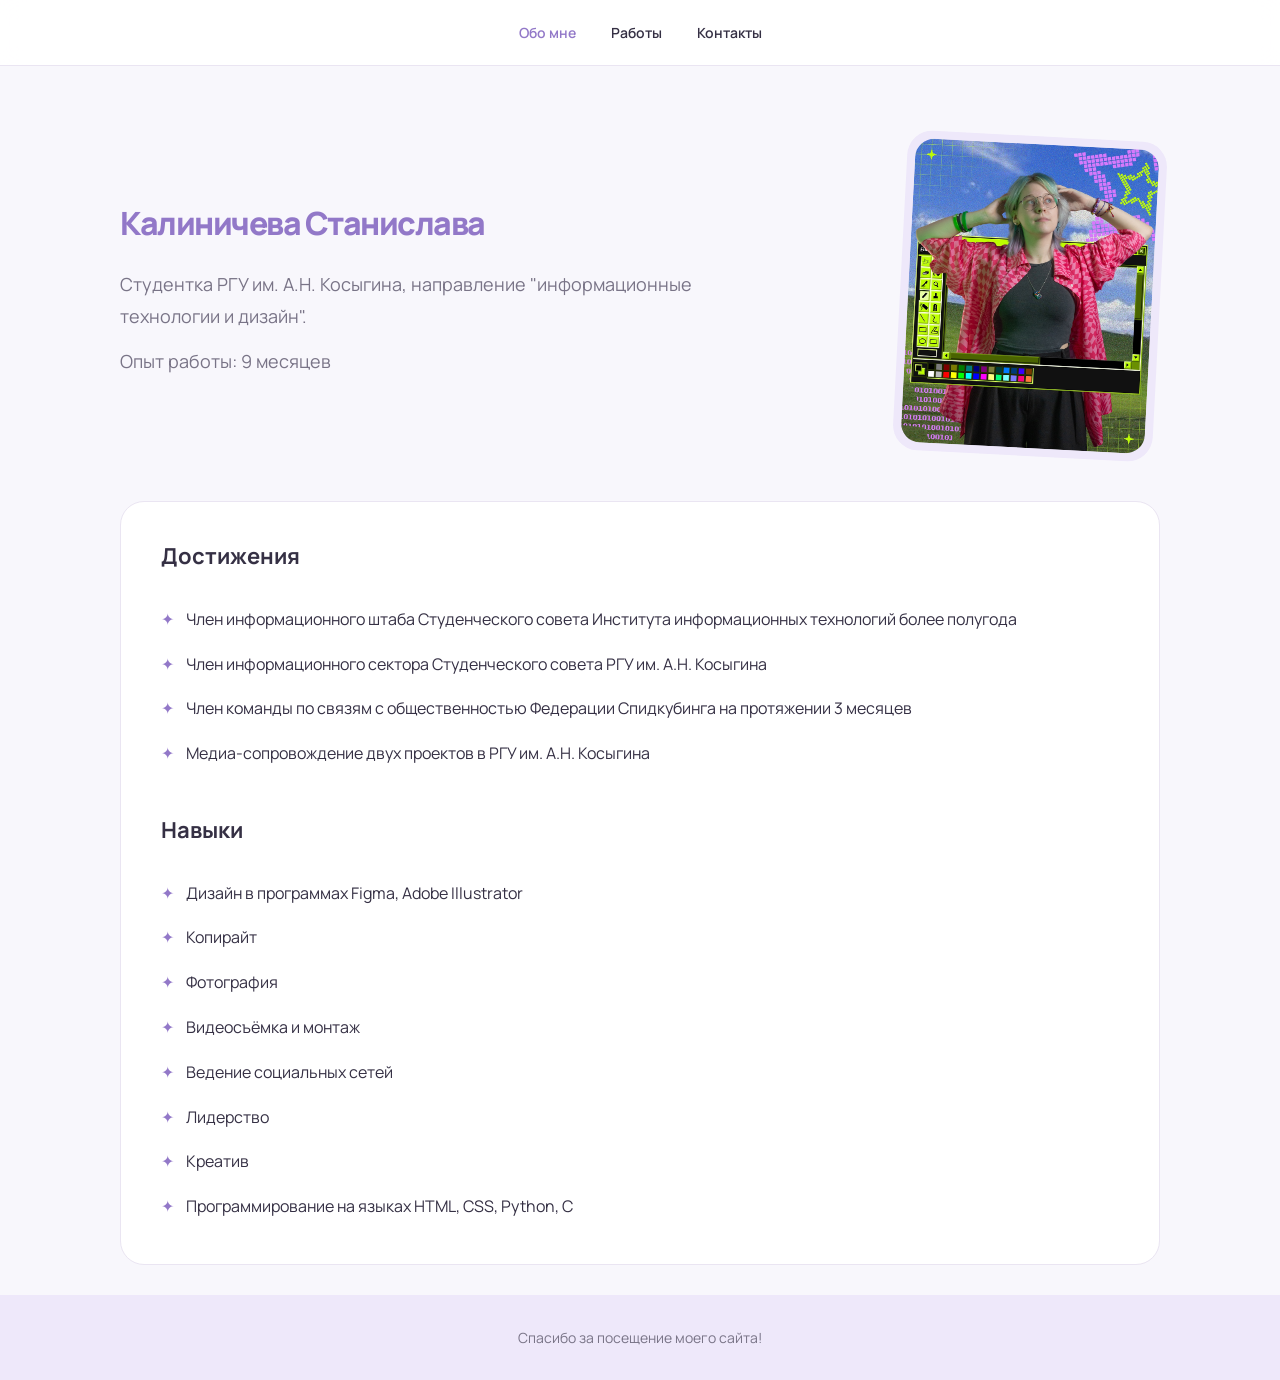
<file: index.html>
<!DOCTYPE html>
<html lang="ru">
<head>
    <meta charset="UTF-8">
    <title>Портфолио Станиславы Калиничевой — обо мне и навыках</title>
    <meta name="description" content="Личное портфолио Станиславы Калиничевой, студентки РГУ имени А. Н. Косыгина. Узнайте об образовании, опыте, достижениях и навыках в дизайне и программировании.">
    <link rel="stylesheet" href="css/style.css">
</head>
<body>
    <nav class="header">
        <a href="index.html" aria-current="page">Обо мне</a>
        <a href="works.html">Работы</a>
        <a href="contacts.html">Контакты</a>
    </nav>
    <main class="aboutme" id="aboutme">
    <div class="aboutme-top">
        <div class="aboutme-text">
            <h1>Калиничева Станислава</h1>
            <p>Студентка РГУ им. А.Н. Косыгина, направление "информационные технологии и дизайн".</p>
            <p>Опыт работы: 9 месяцев</p>
        </div>
        <div class="aboutme-photo">
            <img alt="Калиничева Станислава" src="images/me.png"/>
        </div>
    </div>
    <div class="box">
        <h2>Достижения</h2>
        <ul>
            <li>Член информационного штаба Студенческого совета Института информационных технологий более полугода</li>
            <li>Член информационного сектора Студенческого совета РГУ им. А.Н. Косыгина</li>
            <li>Член команды по связям с общественностью Федерации Спидкубинга на протяжении 3 месяцев</li>
            <li>Медиа-сопровождение двух проектов в РГУ им. А.Н. Косыгина</li>
        </ul>
        <h2>Навыки</h2>
        <ul>
            <li>Дизайн в программах Figma, Adobe Illustrator</li>
            <li>Копирайт</li>
            <li>Фотография</li>
            <li>Видеосъёмка и монтаж</li>
            <li>Ведение социальных сетей</li>
            <li>Лидерство</li>
            <li>Креатив</li>
            <li>Программирование на языках HTML, CSS, Python, C</li>
        </ul>
    </div>
    </main>
    <footer class="footer"><p>Спасибо за посещение моего сайта!</p></footer>
</body>
</html>
</file>
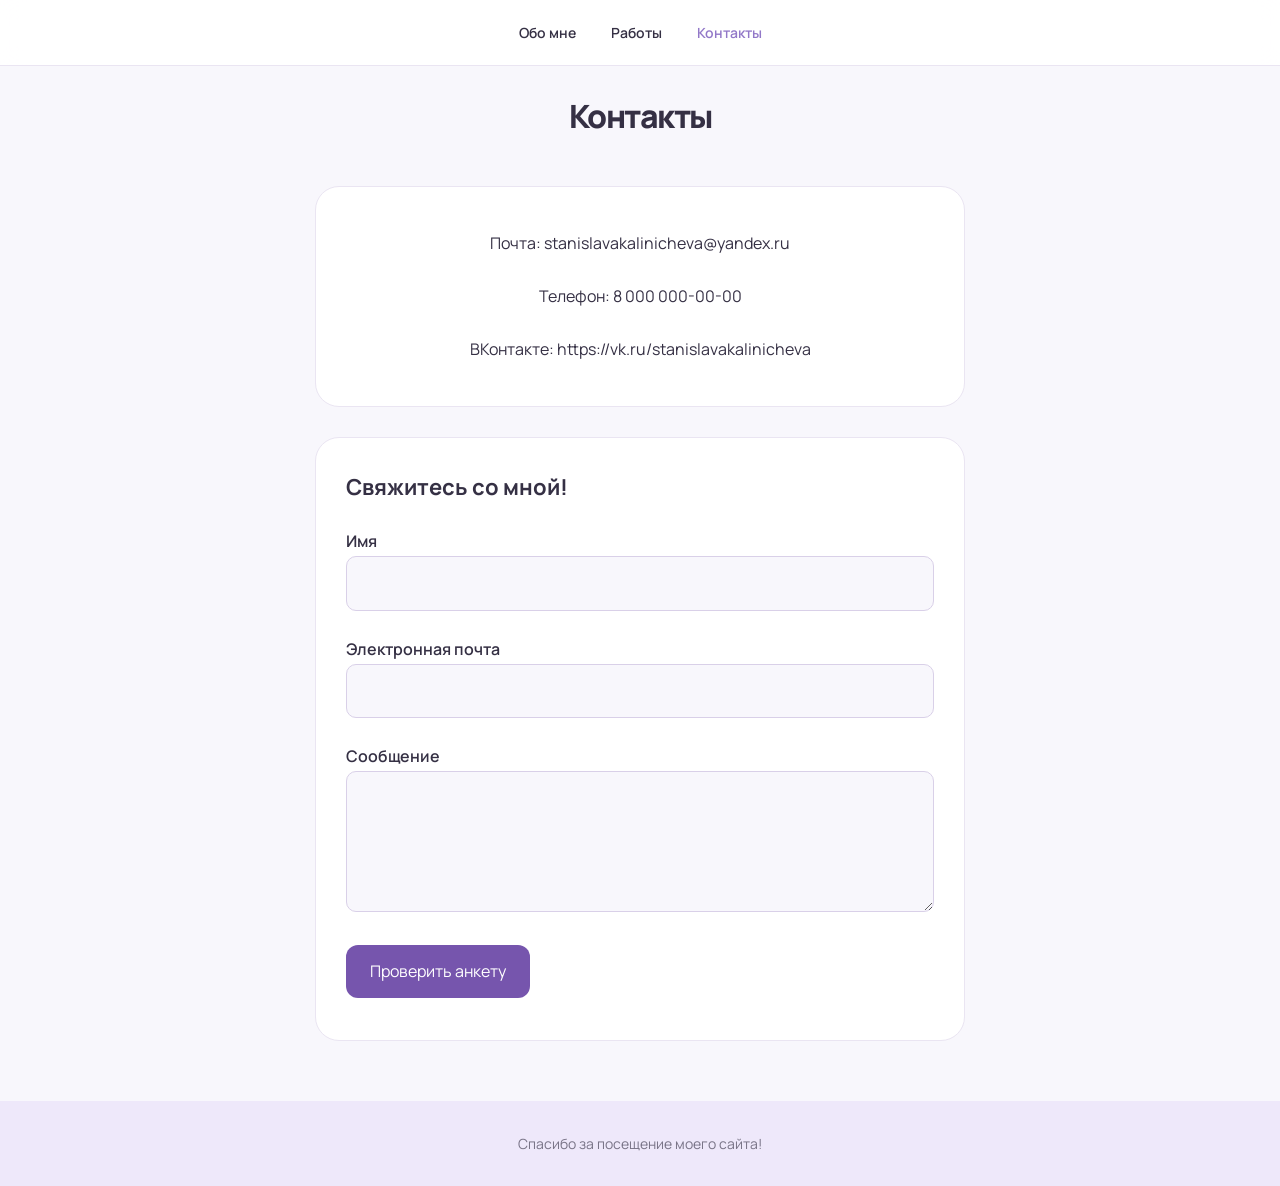
<file: contacts.html>
<!DOCTYPE html>
<html lang="ru">
<head>
    <meta charset="UTF-8">
    <title>Контакты Станиславы Калиничевой — обратная связь</title>
    <meta name="description" content="Свяжитесь со Станиславой Калиничевой для обсуждения дизайна и медиапроектов. На странице представлены контактные данные и учебная форма обратной связи.">
    <link rel="stylesheet" href="css/style.css">
    <script src="js/validation.js" defer></script>
</head>
<body>
    <nav class="header">
        <a href="index.html">Обо мне</a>
        <a href="works.html">Работы</a>
        <a href="contacts.html" aria-current="page">Контакты</a>
    </nav>
    <main class="contacts" id="contacts">
        <h1>Контакты</h1>
        <ul>
            <li>Почта: stanislavakalinicheva@yandex.ru</li>
            <li>Телефон: 8 000 000-00-00</li>
            <li>ВКонтакте: https://vk.ru/stanislavakalinicheva</li>
        </ul>
        <form class="contact-form" id="contact-form" novalidate="">
            <h2>Свяжитесь со мной!</h2>
            <label for="name">Имя</label><input autocomplete="given-name" id="name" name="name" required=""/><small id="name-error"></small>
            <label for="email">Электронная почта</label><input autocomplete="email" id="email" name="email" required="" type="email"/><small id="email-error"></small>
            <label for="message">Сообщение</label><textarea id="message" name="message" required="" rows="4"></textarea><small id="message-error"></small>
            <button type="submit">Проверить анкету</button><p id="result" role="status"></p>
        </form> 
    </main>
    <footer class="footer"><p>Спасибо за посещение моего сайта!</p></footer>
</body>
</html>
</file>
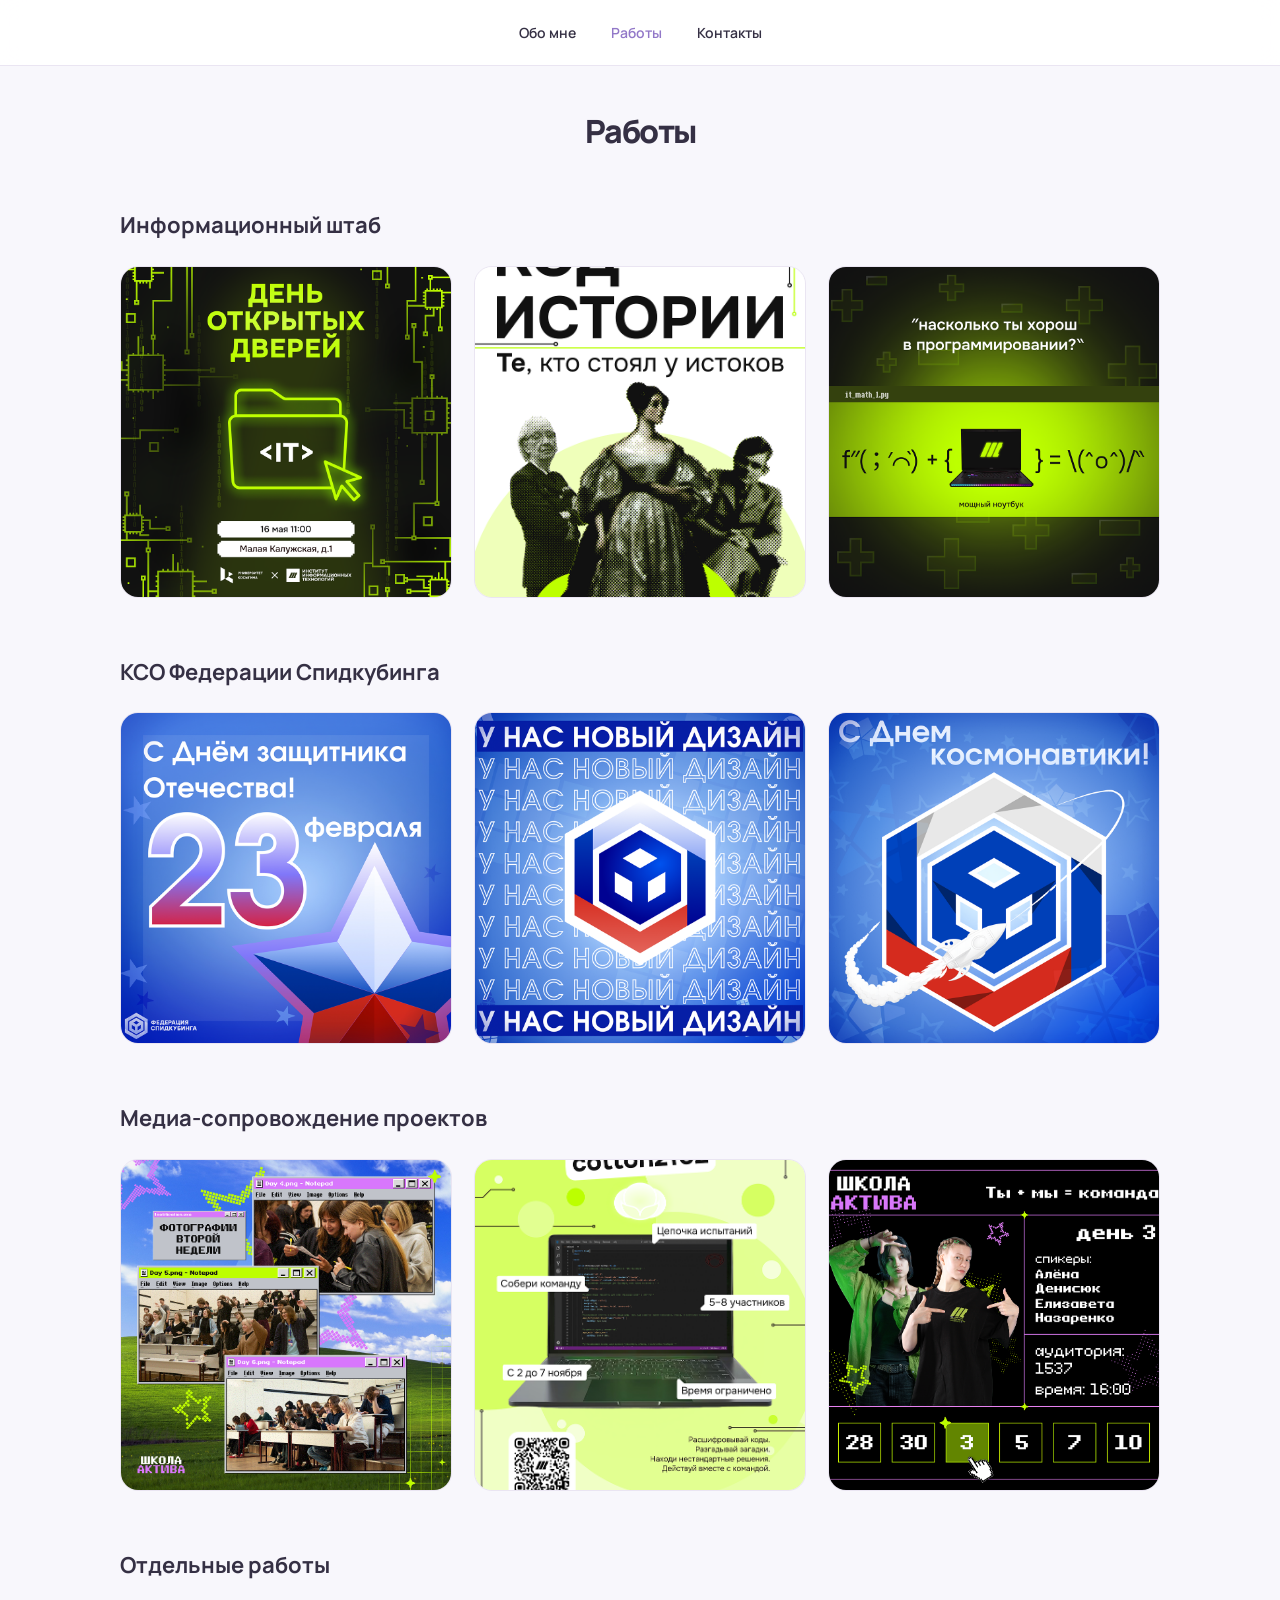
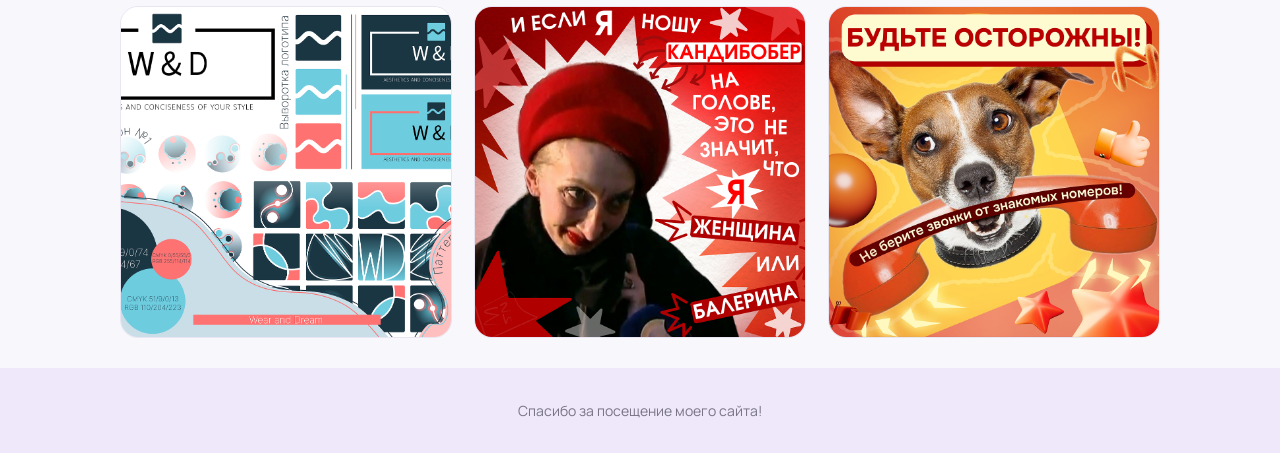
<file: works.html>
<!DOCTYPE html>
<html lang="ru">
<head>
    <meta charset="UTF-8">
    <title>Работы Станиславы Калиничевой — дизайн и медиапроекты</title>
    <meta name="description" content="Посмотрите портфолио Станиславы Калиничевой: работы информационного штаба, Федерации спидкубинга, медиасопровождение студенческих проектов и отдельные работы.">
    <link rel="stylesheet" href="css/style.css">
</head>
<body>
    <nav class="header">
        <a href="index.html">Обо мне</a>
        <a href="works.html" aria-current="page">Работы</a>
        <a href="contacts.html">Контакты</a>
    </nav>

    <main class="works" id="works">
        <h1>Работы</h1>
        <h2>Информационный штаб</h2>
        <div class="box">
            <div class="image"><img alt="Информационный штаб — работа 1" decoding="async" loading="lazy" src="images/info1.png"/></div>
            <div class="image"><img alt="Информационный штаб — работа 2" decoding="async" loading="lazy" src="images/info2.png"/></div>
            <div class="image"><img alt="Информационный штаб — работа 3" decoding="async" loading="lazy" src="images/info3.png"/></div>
        </div>
        <h2>КСО Федерации Спидкубинга</h2>
        <div class="box">
            <div class="image"><img alt="КСО Федерации Спидкубинга — работа 1" decoding="async" loading="lazy" src="images/kso1.png"/></div>
            <div class="image"><img alt="КСО Федерации Спидкубинга — работа 2" decoding="async" loading="lazy" src="images/kso2.png"/></div>
            <div class="image"><img alt="КСО Федерации Спидкубинга — работа 3" decoding="async" loading="lazy" src="images/kso3.png"/></div>
        </div>
        <h2>Медиа-сопровождение проектов</h2>
        <div class="box">
            <div class="image"><img alt="Медиа-сопровождение проектов — работа 1" decoding="async" loading="lazy" src="images/proj1.png"/></div>
            <div class="image"><img alt="Медиа-сопровождение проектов — работа 2" decoding="async" loading="lazy" src="images/proj2.png"/></div>
            <div class="image"><img alt="Медиа-сопровождение проектов — работа 3" decoding="async" loading="lazy" src="images/proj3.png"/></div>
        </div>
        <h2>Отдельные работы</h2>
        <div class="box">
            <div class="image"><img alt="Отдельные работы — работа 1" decoding="async" loading="lazy" src="images/other1.png"/></div>
            <div class="image"><img alt="Отдельные работы — работа 2" decoding="async" loading="lazy" src="images/other2.png"/></div>
            <div class="image"><img alt="Отдельные работы — работа 3" decoding="async" loading="lazy" src="images/other3.png"/></div>
        </div>
    </main>
    <footer class="footer"><p>Спасибо за посещение моего сайта!</p></footer>
</body>
</html>
</file>
<file: css/style.css>
@import url('https://fonts.googleapis.com/css2?family=Manrope:wght@400;500;600;700;800&display=swap');

* {
    box-sizing: border-box;
}

html {
    scroll-behavior: smooth;
}

body {
    margin: 0;
    background: #f8f7fc;
    color: #353044;
    font-family: 'Manrope', sans-serif;
    font-size: 16px;
    line-height: 1.8;
}

/* ВЕРХ HEADER */
.header {
    position: sticky;
    top: 0;
    z-index: 100;
    display: flex;
    justify-content: center;
    align-items: center;
    gap: 35px;
    padding: 20px;
    background: rgba(255, 255, 255, 0.9);
    backdrop-filter: blur(12px);
    border-bottom: 1px solid #eae5f2;
}

.header a {
    color: #353044;
    text-decoration: none;
    font-size: 14px;
    font-weight: 600;
    transition: color 0.3s;
}

.header a:hover {
    color: #9278c8;
}

/* Основные разделы */
.aboutme, .works, .contacts {
    max-width: 1100px;
    margin: 0 auto;
    padding: 30px 30px;
}

h1 {
    margin: 0 0 25px;
    font-size: 32px;
    font-weight: 800;
    line-height: 1.25;
    letter-spacing: -1.5px;
}

h2 {
    margin: 35px 0 20px;
    font-size: 22px;
    font-weight: 700;
}

p {
    margin: 12px 0;
}

/* Обо мне */
.aboutme {
    padding-top: 70px;
}

.aboutme h1 {
    color: #9278c8;
}

.aboutme p {
    max-width: 600px;
    color: #797487;
    font-size: 18px;
}

.aboutme .box {
    margin-top: 45px;
    padding: 35px 40px;
    background: #ffffff;
    border: 1px solid #eae5f2;
    border-radius: 24px;
}

.aboutme .box h2:first-child {
    margin-top: 0;
}

.aboutme-top {
    display: flex;
    align-items: center;
    justify-content: space-between;
    gap: 60px;
}

.aboutme-text {
    flex: 1;
    min-width: 0;
}

.aboutme-text h1 {
    color: #9278c8;
}

.aboutme-text p {
    color: #797487;
    font-size: 18px;
}

.aboutme-photo {
    width: 260px;
    height: 320px;
    flex-shrink: 0;
    padding: 8px;
    background: #eee8fa;
    border-radius: 25px;
    transform: rotate(3deg);
    transition: transform 0.3s;
}

.aboutme-photo:hover {
    transform: rotate(0deg) scale(1.03);
}

.aboutme-photo img {
    width: 100%;
    height: 100%;
    object-fit: cover;
    border-radius: 19px;
}

/* Списки */
.aboutme li {
    position: relative;
    list-style: none;
    padding: 8px 0 8px 25px;
}

.aboutme ul {
    margin: 0;
    padding: 0;
}

.aboutme li::before {
    content: "✦";
    position: absolute;
    left: 0;
    color: #9278c8;
}

/* Работы */
.works {
    padding-top: 45px;
}

.works h1, .contacts h1 {
    text-align: center;
    margin-bottom: 50px;
}

.works h2 {
    margin-top: 55px;
}

.works .box {
    display: grid;
    grid-template-columns: repeat(3, 1fr);
    gap: 22px;
}

/* Изображения */
.image {
    aspect-ratio: 4 / 4;
    overflow: hidden;
    background: #eee8fa;
    border: 1px solid #eae5f2;
    border-radius: 18px;
    transition: transform 0.3s;
}

.image:hover {
    transform: translateY(-6px);
}

.image img {
    display: block;
    width: 100%;
    height: 100%;
    object-fit: cover;
    transition: transform 0.4s;
}

.image:hover img {
    transform: scale(1.05);
}

/* Контакты */
.contacts {
    text-align: center;
}

.contacts ul {
    max-width: 650px;
    margin: 0 auto;
    padding: 30px;
    background: #ffffff;
    border: 1px solid #eae5f2;
    border-radius: 24px;
    list-style: none;
}

.contacts li {
    padding: 12px 0;
}

/* Подвал */
.footer {
    padding: 30px 20px;
    text-align: center;
    background: #eee8fa;
    color: #797487;
    font-size: 14px;
}

.footer p {
    margin: 0;
}

.header a[aria-current="page"] { color: #9278c8; }
.contacts li { overflow-wrap: anywhere; }
.contact-form {
    max-width: 650px;
    margin: 30px auto;
    padding: 30px;
    background: white;
    border: 1px solid #eae5f2;
    border-radius: 24px;
    text-align: left;
}
.contact-form h2 { margin-top: 0; }
.contact-form label { display: block; font-weight: 600; }
.contact-form input, .contact-form textarea {
    width: 100%;
    padding: 12px;
    border: 1px solid #d9d0e8;
    border-radius: 10px;
    font: inherit;
    background: #f8f7fc;
}
.contact-form textarea { resize: vertical; }
.contact-form small { display: block; min-height: 24px; color: #b33b50; }
.contact-form [aria-invalid="true"] { border-color: #b33b50; }
.contact-form button {
    padding: 12px 24px;
    background: #7655ad;
    color: white;
    border: 0;
    border-radius: 12px;
    font: inherit;
    cursor: pointer;
}
</file>
